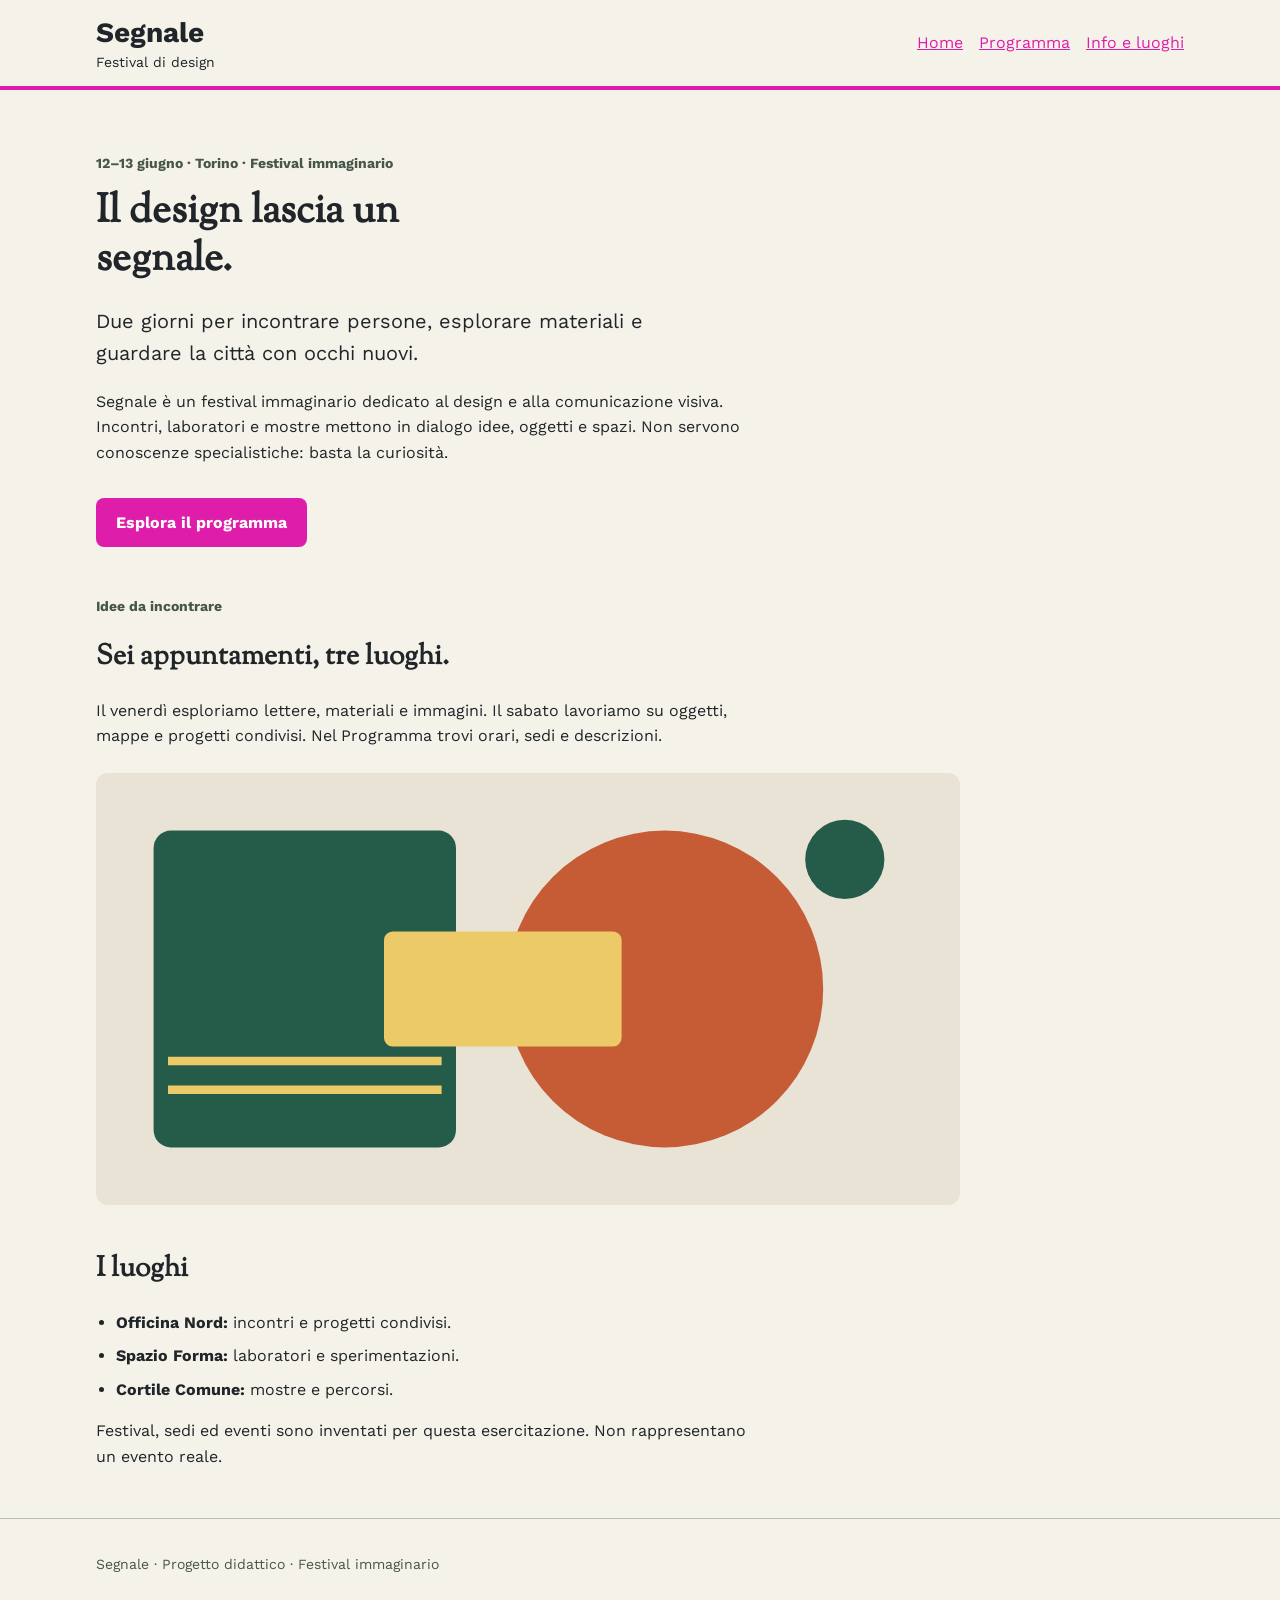
<file: index.html>
<!doctype html>
<html lang="it">
<head>
  <meta charset="utf-8">
  <meta name="viewport" content="width=device-width, initial-scale=1">
  <title>Segnale — Festival di design</title>
  <link rel="preconnect" href="https://fonts.googleapis.com">
<link rel="preconnect" href="https://fonts.gstatic.com" crossorigin>
<link href="https://fonts.googleapis.com/css2?family=Sorts+Mill+Goudy:ital@0;1&display=swap" rel="stylesheet">
<link rel="preconnect" href="https://fonts.googleapis.com">
<link rel="preconnect" href="https://fonts.gstatic.com" crossorigin>
<link href="https://fonts.googleapis.com/css2?family=Work+Sans:wght@400;500;600;700&display=swap" rel="stylesheet">
  <link rel="stylesheet" href="style.css">
</head>
<body>
  <a class="skip-link" href="#contenuto">Vai al contenuto</a>
  <header class="site-header">
    <div class="container">
      <a class="brand" href="index.html">Segnale<span>Festival di design</span></a>
      <nav aria-label="Navigazione principale">
  <a href="index.html" aria-current="page">Home</a>
  <a href="programma.html">Programma</a>
  <a href="info.html">Info e luoghi</a>
</nav>
    </div>
  </header>

  <main id="contenuto" class="container">
    <section class="intro" aria-labelledby="titolo-home">
      <p class="eyebrow">12–13 giugno · Torino · Festival immaginario</p>
      <h1 id="titolo-home">Il design lascia un segnale.</h1>
      <p class="lead">Due giorni per incontrare persone, esplorare materiali e guardare la città con occhi nuovi.</p>
      <p class="reading-text">Segnale è un festival immaginario dedicato al design e alla comunicazione visiva. Incontri, laboratori e mostre mettono in dialogo idee, oggetti e spazi. Non servono conoscenze specialistiche: basta la curiosità.</p>
      <!-- Da completare: anche questo collegamento deve aprire il Programma. -->
      <a class="button-link" href="programma.html">Esplora il programma</a>
    </section>

    <section class="content-section" aria-labelledby="titolo-festival">
      <p class="eyebrow">Idee da incontrare</p>
      <h2 id="titolo-festival">Sei appuntamenti, tre luoghi.</h2>
      <p class="reading-text">Il venerdì esploriamo lettere, materiali e immagini. Il sabato lavoriamo su oggetti, mappe e progetti condivisi. Nel Programma trovi orari, sedi e descrizioni.</p>
      <img class="festival-image" src="assets/festival.svg" alt="Composizione geometrica di cerchi e rettangoli nei colori del festival" width="1200" height="600">
    </section>

    <section class="content-section" aria-labelledby="titolo-luoghi">
      <h2 id="titolo-luoghi">I luoghi</h2>
      <ul class="venues">
        <li><strong>Officina Nord:</strong> incontri e progetti condivisi.</li>
        <li><strong>Spazio Forma:</strong> laboratori e sperimentazioni.</li>
        <li><strong>Cortile Comune:</strong> mostre e percorsi.</li>
      </ul>
      <p class="reading-text">Festival, sedi ed eventi sono inventati per questa esercitazione. Non rappresentano un evento reale.</p>
    </section>
  </main>

  <footer class="site-footer"><div class="container"><p>Segnale · Progetto didattico · Festival immaginario</p></div></footer>
</body>
</html>
</file>
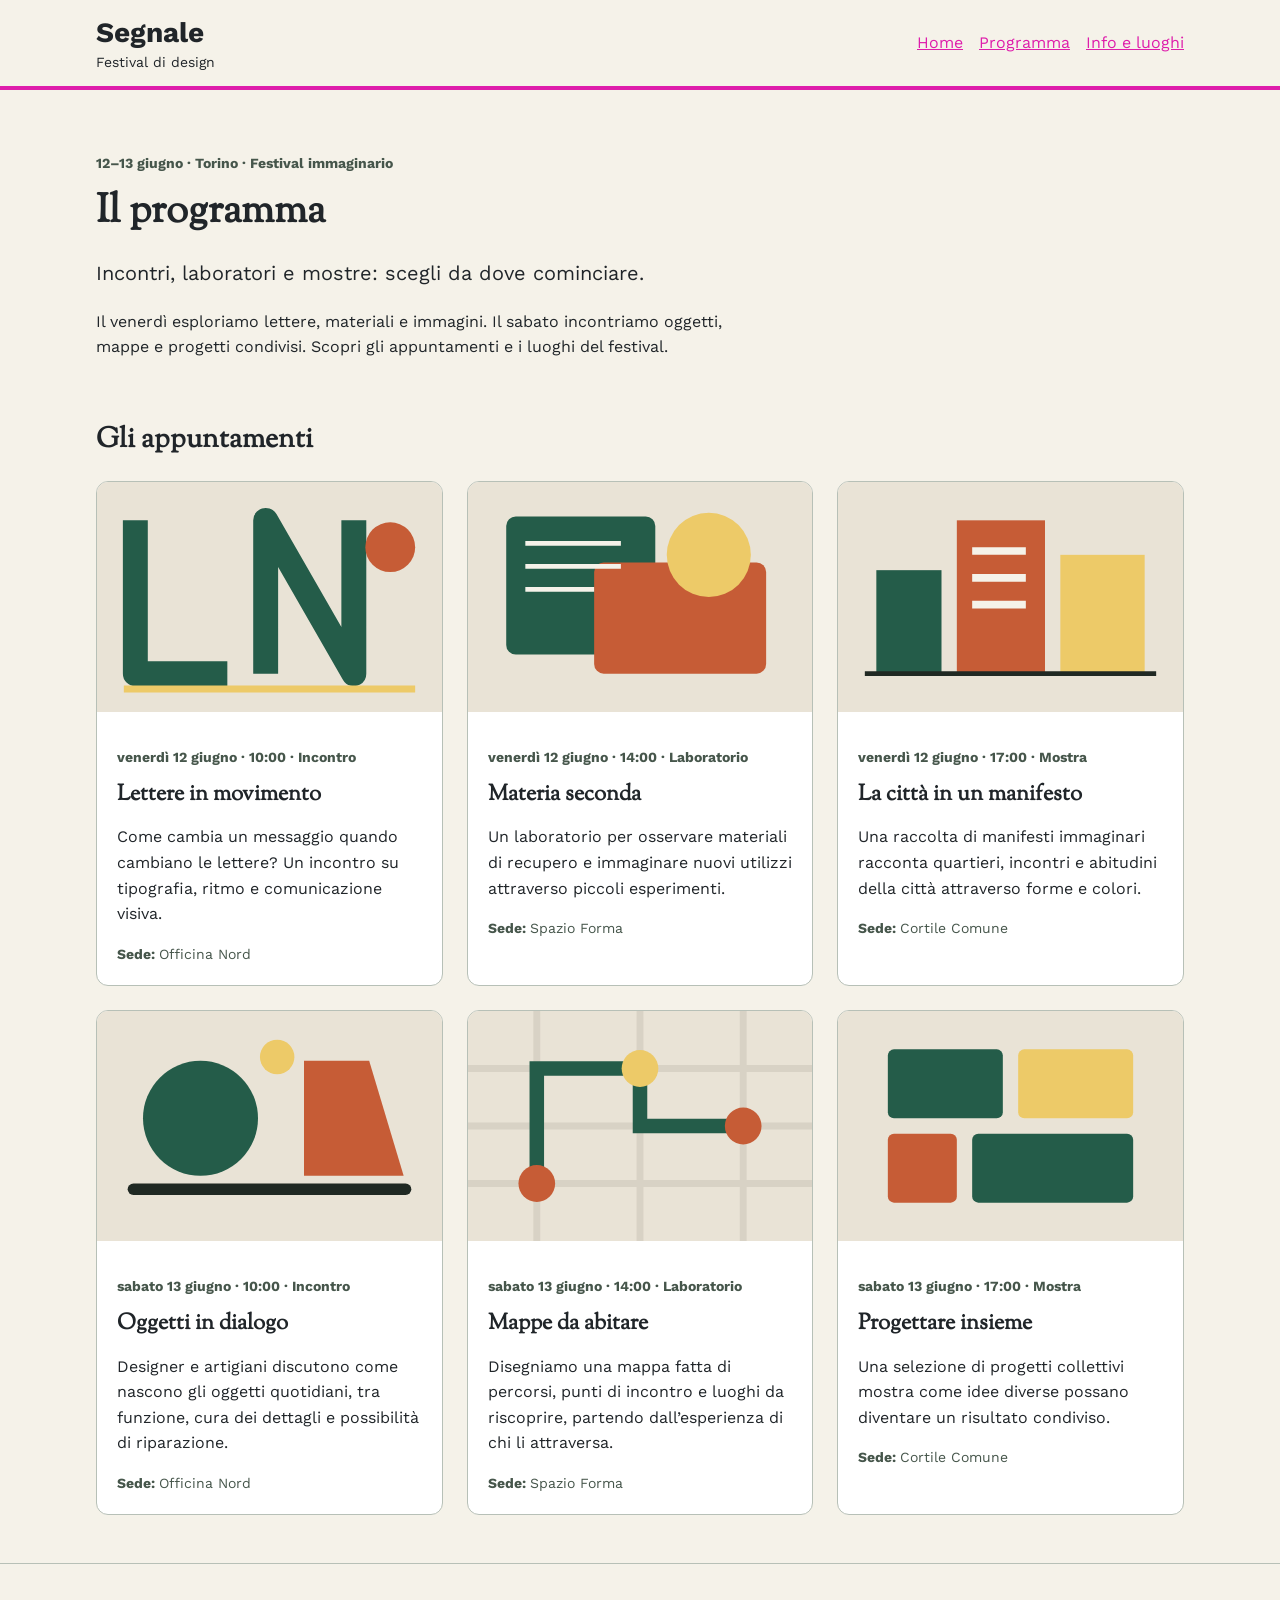
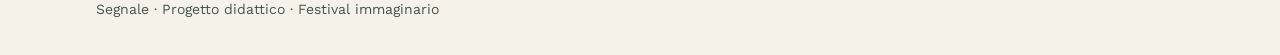
<file: programma.html>
<!doctype html>
<html lang="it">
<head>
  <meta charset="utf-8">
  <meta name="viewport" content="width=device-width, initial-scale=1">
  <title>Programma — Segnale</title>
  <link rel="preconnect" href="https://fonts.googleapis.com">
<link rel="preconnect" href="https://fonts.gstatic.com" crossorigin>
<link href="https://fonts.googleapis.com/css2?family=Sorts+Mill+Goudy:ital@0;1&display=swap" rel="stylesheet">
<link rel="preconnect" href="https://fonts.googleapis.com">
<link rel="preconnect" href="https://fonts.gstatic.com" crossorigin>
<link href="https://fonts.googleapis.com/css2?family=Work+Sans:wght@400;500;600;700&display=swap" rel="stylesheet">
  <link rel="stylesheet" href="style.css">
</head>
<body>
  <a class="skip-link" href="#contenuto">Vai al contenuto</a>
  <header class="site-header">
    <div class="container">
      <a class="brand" href="index.html">Segnale<span>Festival di design</span></a>
      <nav aria-label="Navigazione principale">
  <a href="index.html">Home</a>
  <a href="programma.html" aria-current="page">Programma</a>
  <a href="info.html">Info e luoghi</a>
</nav>
    </div>
  </header>

  <main id="contenuto" class="container">
    <section class="intro" aria-labelledby="titolo-programma">
      <p class="eyebrow">12–13 giugno · Torino · Festival immaginario</p>
      <h1 id="titolo-programma">Il programma</h1>
      <p class="lead">Incontri, laboratori e mostre: scegli da dove cominciare.</p>
      <p class="reading-text">Il venerdì esploriamo lettere, materiali e immagini. Il sabato incontriamo oggetti, mappe e progetti condivisi. Scopri gli appuntamenti e i luoghi del festival.</p>
    </section>

    <section class="content-section" aria-labelledby="titolo-eventi">
      <h2 id="titolo-eventi">Gli appuntamenti</h2>
      <p id="messaggio-eventi" role="status" aria-live="polite">Caricamento degli eventi…</p>
<div id="event-grid" class="event-grid">
  </div>
    </section>
  </main>

  <footer class="site-footer"><div class="container"><p>Segnale · Progetto didattico · Festival immaginario</p></div></footer>
  <script>
  const griglia = document.querySelector("#event-grid");
  const messaggio = document.querySelector("#messaggio-eventi");

  function formattaData(data) {
    const [anno, mese, giorno] = data.split("-").map(Number);
    const dataLocale = new Date(anno, mese - 1, giorno);

    return new Intl.DateTimeFormat("it-IT", {
      weekday: "long",
      day: "numeric",
      month: "long"
    }).format(dataLocale);
  }

  function creaScheda(evento, sedi) {
    const sede = sedi.find((elemento) => elemento.id === evento.sede_id);
    const articolo = document.createElement("article");
    articolo.className = "event-card";

    const immagine = document.createElement("img");
    immagine.src = evento.immagine;
    immagine.alt = evento.immagine_alt;
    immagine.width = 900;
    immagine.height = 600;

    const corpo = document.createElement("div");
    corpo.className = "event-body";

    const meta = document.createElement("p");
    meta.className = "event-meta";
    meta.textContent =
      `${formattaData(evento.data)} · ${evento.orario} · ${evento.categoria}`;

    const titolo = document.createElement("h3");
    titolo.textContent = evento.titolo;

    const descrizione = document.createElement("p");
    descrizione.textContent = evento.descrizione;

    const luogo = document.createElement("p");
    luogo.className = "event-place";

    const etichetta = document.createElement("strong");
    etichetta.textContent = "Sede: ";
    luogo.append(etichetta, sede ? sede.nome : "Sede da definire");

    corpo.append(meta, titolo, descrizione, luogo);
    articolo.append(immagine, corpo);
    return articolo;
  }

  async function caricaEventi() {
    try {
      const [rispostaEventi, rispostaSedi] = await Promise.all([
        fetch("dati/eventi.json"),
        fetch("dati/sedi.json")
      ]);

      if (!rispostaEventi.ok || !rispostaSedi.ok) {
        throw new Error("Impossibile leggere uno dei file JSON.");
      }

      const [eventi, sedi] = await Promise.all([
        rispostaEventi.json(),
        rispostaSedi.json()
      ]);

      if (!Array.isArray(eventi) || !Array.isArray(sedi)) {
        throw new Error("Il formato dei dati non è valido.");
      }

      if (eventi.length === 0) {
        messaggio.textContent = "Al momento non ci sono eventi in programma.";
        return;
      }

      eventi.forEach((evento) => {
        griglia.append(creaScheda(evento, sedi));
      });

      messaggio.textContent = "";
    } catch (errore) {
      messaggio.textContent =
        "Non è stato possibile caricare il programma. Controlla i file dei dati e riprova.";
      console.error(errore);
    }
  }

  caricaEventi();
</script>

</body>
</html>
</file>
<file: style.css>
/* Stile iniziale: tipografia, colori e variabili CSS sono già predisposti.
   Lavoreremo su collegamenti, CSS condiviso e disposizione delle schede. */

/* Scelte comuni: ogni regola usa var() per richiamarne il valore. */
:root {
  --colore-primario: #de1eab;
  --colore-primario-scuro: #ff6a44;
  --colore-sfondo: #f5f2e9;
  --colore-testo: #202529;
  --font-testo: "Work Sans", sans-serif;
  --font-titoli: "Sorts Mill Goudy", serif;
}

* {
  box-sizing: border-box;
}

body {
  margin: 0;
  background: var(--colore-sfondo);
  color: var(--colore-testo);
  font-family: var(--font-testo);
  font-size: 1rem;
  line-height: 1.6;
}

a {
  color: var(--colore-primario);
}

a:hover {
  text-decoration-thickness: 3px;
}

a:focus-visible {
  outline: 3px solid var(--colore-testo);
  outline-offset: 4px;
}

.container {
  width: 92%;
  max-width: 68rem;
  margin: 0 auto;
}

.site-header {
  position: sticky;
  top: 0;
  z-index: 1000;
  padding: 1rem 0;
  border-bottom: 4px solid var(--colore-primario);
  background: var(--colore-sfondo);
}

.site-header .container {
  display: flex;
  flex-direction: column;
  gap: 0.5rem;
}

.brand {
  display: inline-block;
  color: var(--colore-testo);
  font-size: 1.75rem;
  font-weight: bold;
  line-height: 1.2;
  text-decoration: none;
}

.brand span {
  display: block;
  margin-top: 0.25rem;
  font-size: 0.875rem;
  font-weight: normal;
}

nav {
  display: flex;
  flex-direction: column;
  gap: 0.25rem;
  margin-top: 0;
}

nav a {
  display: block;
  width: fit-content;
  padding: 0.25rem 0;
  margin: 0;
}

@media (min-width: 600px) {
  .site-header .container {
    flex-direction: row;
    align-items: center;
    justify-content: space-between;
  }

  nav {
    flex-direction: row;
    flex-wrap: wrap;
    gap: 0.25rem 1rem;
  }
}
.intro {
  padding: 3rem 0 1rem;
}

.eyebrow,
.event-meta {
  color: #46564b;
  font-size: 0.875rem;
  font-weight: bold;
}

h1,
h2,
h3 {
  font-family: var(--font-titoli);
  line-height: 1.2;
}

h1 {
  max-width: 18ch;
  margin: 0.75rem 0 1.25rem;
  font-size: 2.5rem;
}

h2 {
  font-size: 1.75rem;
}

h3 {
  margin: 0.5rem 0 0.75rem;
  font-size: 1.375rem;
}

.lead {
  max-width: 48ch;
  font-size: 1.25rem;
}

.reading-text {
  max-width: 65ch;
}

.button-link {
  display: inline-block;
  margin-top: 1rem;
  padding: 0.75rem 1.25rem;
  border-radius: 0.5rem;
  background: var(--colore-primario);
  color: #ffffff;
  font-weight: bold;
  text-decoration: none;
}

.button-link:hover {
  background: var(--colore-primario-scuro);
}

.content-section {
  margin: 2rem 0 3rem;
}

.festival-image {
  display: block;
  width: 100%;
  max-width: 54rem;
  height: auto;
  margin-top: 1.5rem;
  border-radius: 0.75rem;
}

.venues {
  padding-left: 1.25rem;
}

.venues li {
  margin-bottom: 0.5rem;
}

@media (min-width: 600px) {
  .event-grid {
    grid-template-columns: repeat(2, minmax(0, 1fr));
  }
}

@media (min-width: 64rem) {
  .event-grid {
    grid-template-columns: repeat(3, minmax(0, 1fr));
  }
}

.event-card {
  margin-bottom: 0;
  overflow: hidden;
  border: 1px solid #b7c0b7;
  border-radius: 0.75rem;
  background: #ffffff;
}

.event-card img {
  display: block;
  width: 100%;
  height: auto;
}

.event-body {
  padding: 1.25rem;
}

.event-body p:last-child {
  margin-bottom: 0;
}

.event-place {
  color: #46564b;
  font-size: 0.875rem;
}

.site-footer {
  padding: 1.25rem 0;
  border-top: 1px solid #b7c0b7;
  color: #46564b;
  font-size: 0.875rem;
}

.skip-link {
  position: absolute;
  top: -6rem;
  left: 1rem;
  padding: 0.75rem 1rem;
  background: #ffffff;
  color: var(--colore-testo);
}

.skip-link:focus {
  top: 1rem;
}

.event-grid {
  display: grid;
  grid-template-columns: minmax(0, 1fr);
  gap: 1.5rem;
}

@media (min-width: 600px) {
  .event-grid {
    grid-template-columns: repeat(2, minmax(0, 1fr));
  }
}

@media (min-width: 64rem) {
  .event-grid {
    grid-template-columns: repeat(3, minmax(0, 1fr));
  }
}
.swiper {
  width: 100%;
  max-width: 54rem;
}

.place-card {
  margin: 0;
  overflow: hidden;
  border-radius: 0.75rem;
  background: #ffffff;
}

.place-card img {
  display: block;
  width: 100%;
  height: auto;
}

.place-card figcaption {
  padding: 1rem;
}

.gallery-controls {
  display: flex;
  justify-content: space-between;
  margin-top: 0.75rem;
}

.gallery-controls button {
  position: static;
  width: 3rem;
  height: 3rem;
  margin: 0;
  border: 2px solid var(--colore-primario-scuro);
  border-radius: 0.5rem;
  background: #ffffff;
  color: var(--colore-primario-scuro);
}

.gallery-controls button:focus-visible {
  outline: 3px solid var(--colore-testo);
  outline-offset: 3px;
}

.map-container {
  width: 100%;
  height: 28rem;
}

.map-container iframe {
  display: block;
  width: 100%;
  height: 100%;
  border: 0;
}

@media (max-width: 600px) {
  .map-container {
    height: 22rem;
  }
}
</file>
